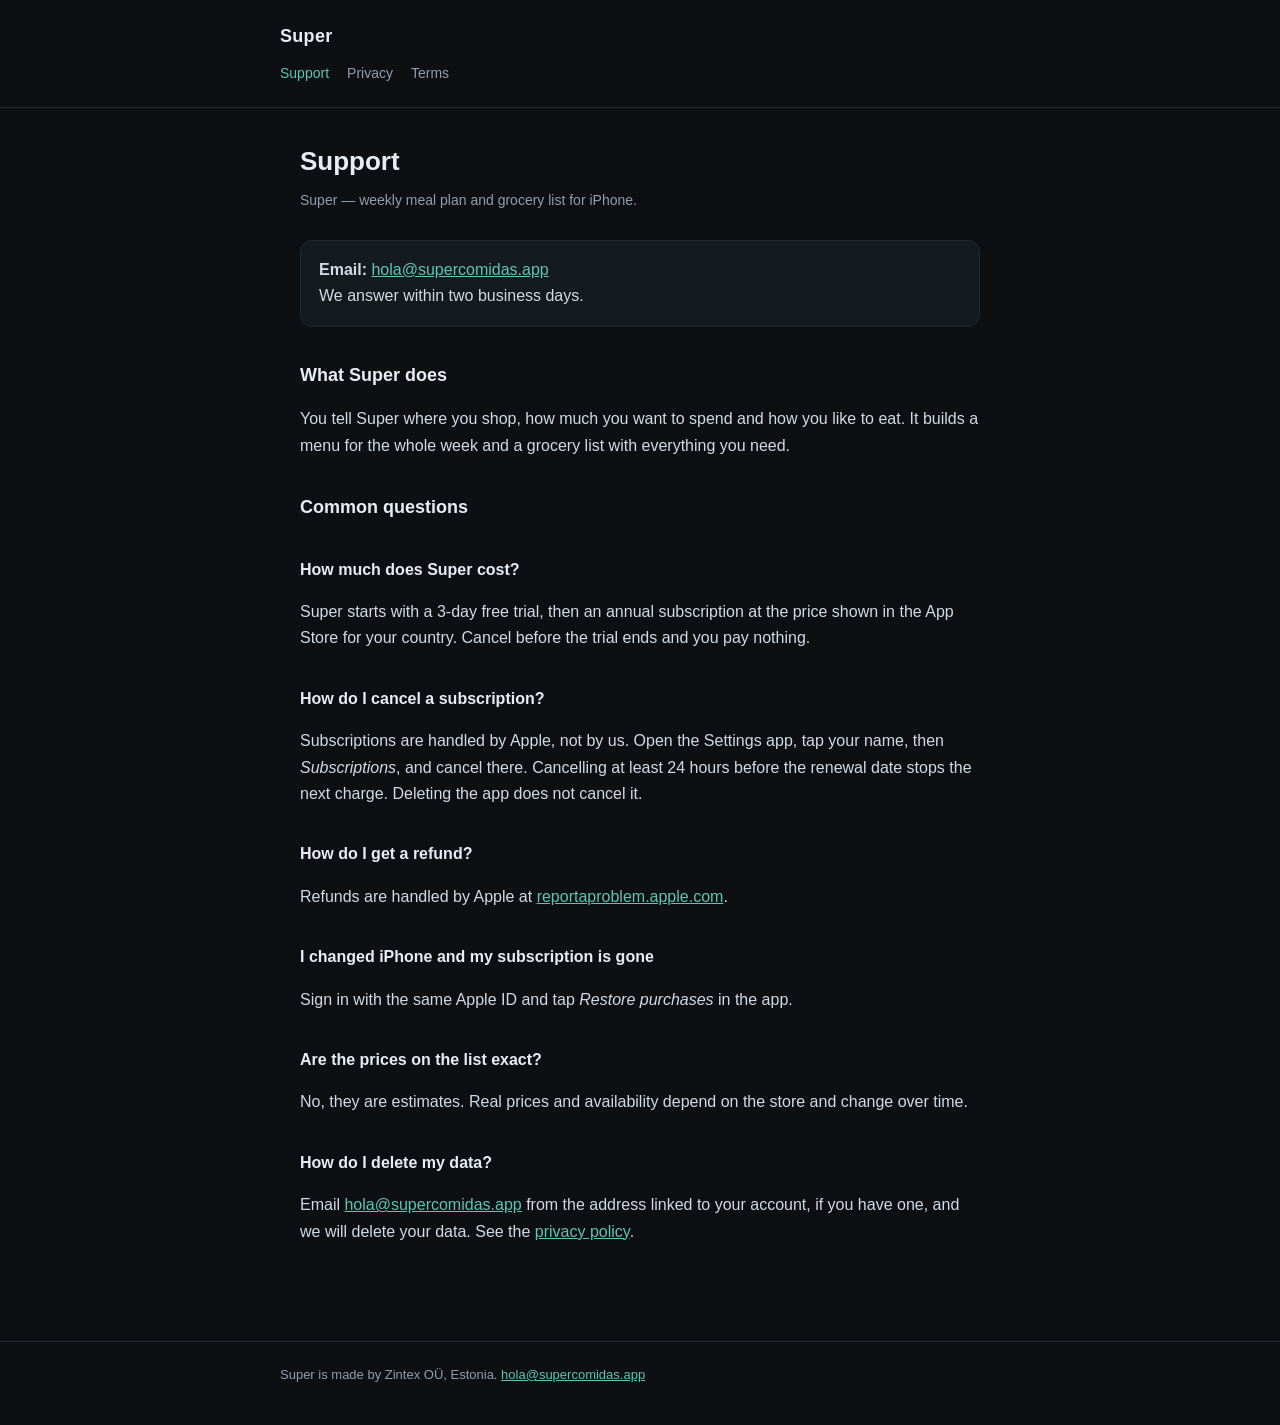
<file: index.html>
<!doctype html>
<html lang="en">
<head>
<meta charset="utf-8">
<meta name="viewport" content="width=device-width, initial-scale=1">
<title>Super — Support</title>
<link rel="stylesheet" href="style.css">
</head>
<body>
<header><div class="in">
  <a class="brand" href="./">Super</a>
  <nav>
    <a href="./" aria-current="page">Support</a>
    <a href="privacy.html">Privacy</a>
    <a href="terms.html">Terms</a>
  </nav>
</div></header>

<main>
  <h1>Support</h1>
  <p class="updated">Super — weekly meal plan and grocery list for iPhone.</p>

  <div class="card">
    <p><strong>Email:</strong> <a href="mailto:hola@supercomidas.app">hola@supercomidas.app</a><br>
    We answer within two business days.</p>
  </div>

  <h2>What Super does</h2>
  <p>You tell Super where you shop, how much you want to spend and how you like to eat.
  It builds a menu for the whole week and a grocery list with everything you need.</p>

  <h2>Common questions</h2>

  <h2 style="font-size:16px">How much does Super cost?</h2>
  <p>Super starts with a 3-day free trial, then an annual subscription at the price shown
  in the App Store for your country. Cancel before the trial ends and you pay nothing.</p>

  <h2 style="font-size:16px">How do I cancel a subscription?</h2>
  <p>Subscriptions are handled by Apple, not by us. Open the Settings app, tap your
  name, then <em>Subscriptions</em>, and cancel there. Cancelling at least 24 hours
  before the renewal date stops the next charge. Deleting the app does not cancel it.</p>

  <h2 style="font-size:16px">How do I get a refund?</h2>
  <p>Refunds are handled by Apple at <a href="https://reportaproblem.apple.com">reportaproblem.apple.com</a>.</p>

  <h2 style="font-size:16px">I changed iPhone and my subscription is gone</h2>
  <p>Sign in with the same Apple ID and tap <em>Restore purchases</em> in the app.</p>

  <h2 style="font-size:16px">Are the prices on the list exact?</h2>
  <p>No, they are estimates. Real prices and availability depend on the store and change over time.</p>

  <h2 style="font-size:16px">How do I delete my data?</h2>
  <p>Email <a href="mailto:hola@supercomidas.app">hola@supercomidas.app</a> from the address linked to
  your account, if you have one, and we will delete your data. See the
  <a href="privacy.html">privacy policy</a>.</p>
</main>

<footer><div class="in">
  Super is made by Zintex OÜ, Estonia. <a href="mailto:hola@supercomidas.app">hola@supercomidas.app</a>
</div></footer>
</body>
</html>
</file>
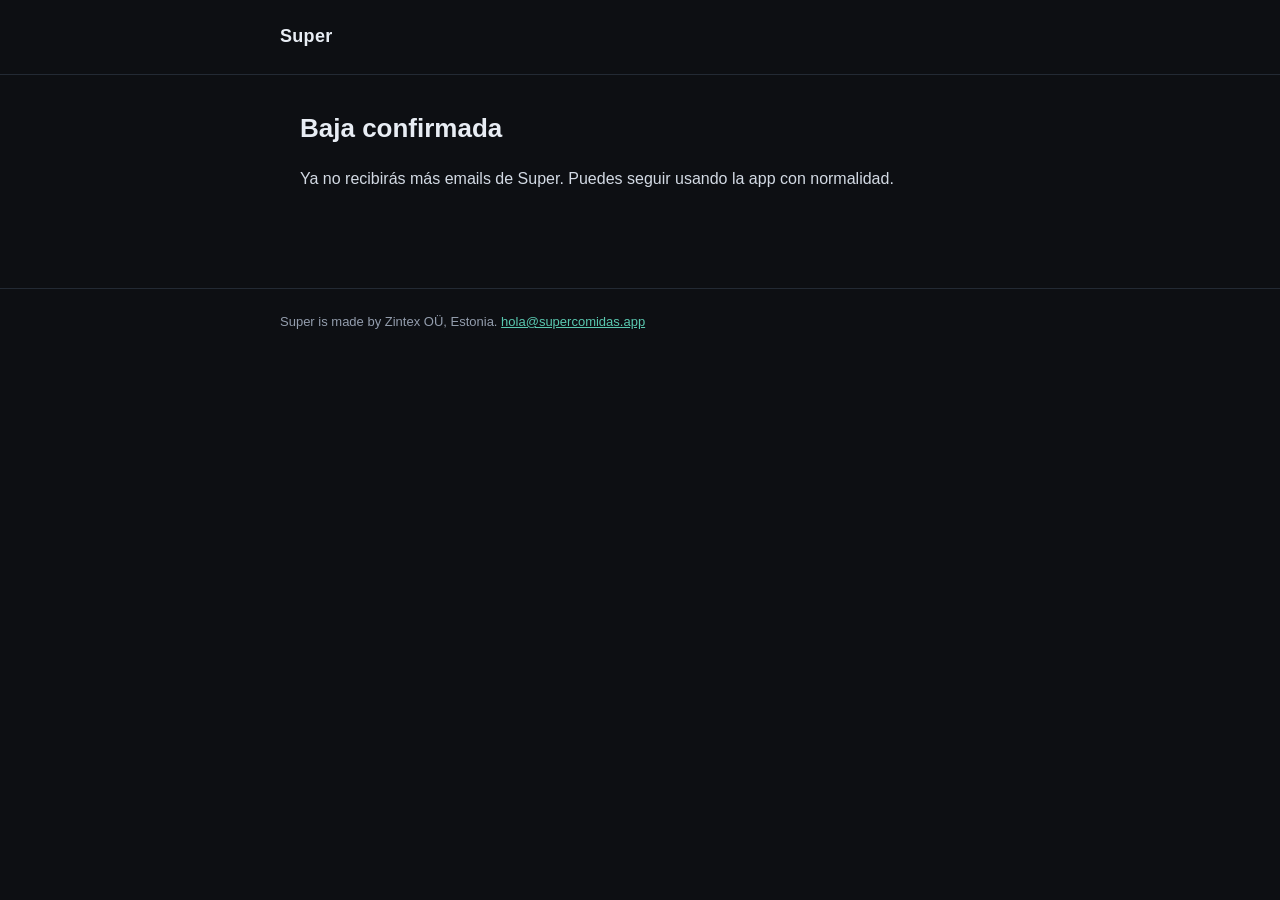
<file: baja-emails/index.html>
<!doctype html>
<html lang="es">
<head>
<meta charset="utf-8">
<meta name="viewport" content="width=device-width, initial-scale=1">
<title>Super — Emails</title>
<link rel="stylesheet" href="../style.css">
</head>
<body>
<header><div class="in">
  <a class="brand" href="../">Super</a>
</div></header>

<main>
  <div id="ok">
    <h1>Baja confirmada</h1>
    <p>Ya no recibirás más emails de Super. Puedes seguir usando la app con normalidad.</p>
  </div>
  <div id="error" hidden>
    <h1>No hemos podido darte de baja</h1>
    <p>El enlace no es válido o ha caducado. Escríbenos a <a href="mailto:hola@supercomidas.app">hola@supercomidas.app</a> y te damos de baja a mano.</p>
  </div>
</main>

<footer><div class="in">
  Super is made by Zintex OÜ, Estonia. <a href="mailto:hola@supercomidas.app">hola@supercomidas.app</a>
</div></footer>
<script>
  if (new URLSearchParams(location.search).has('error')) {
    document.getElementById('ok').hidden = true;
    document.getElementById('error').hidden = false;
  }
</script>
</body>
</html>
</file>
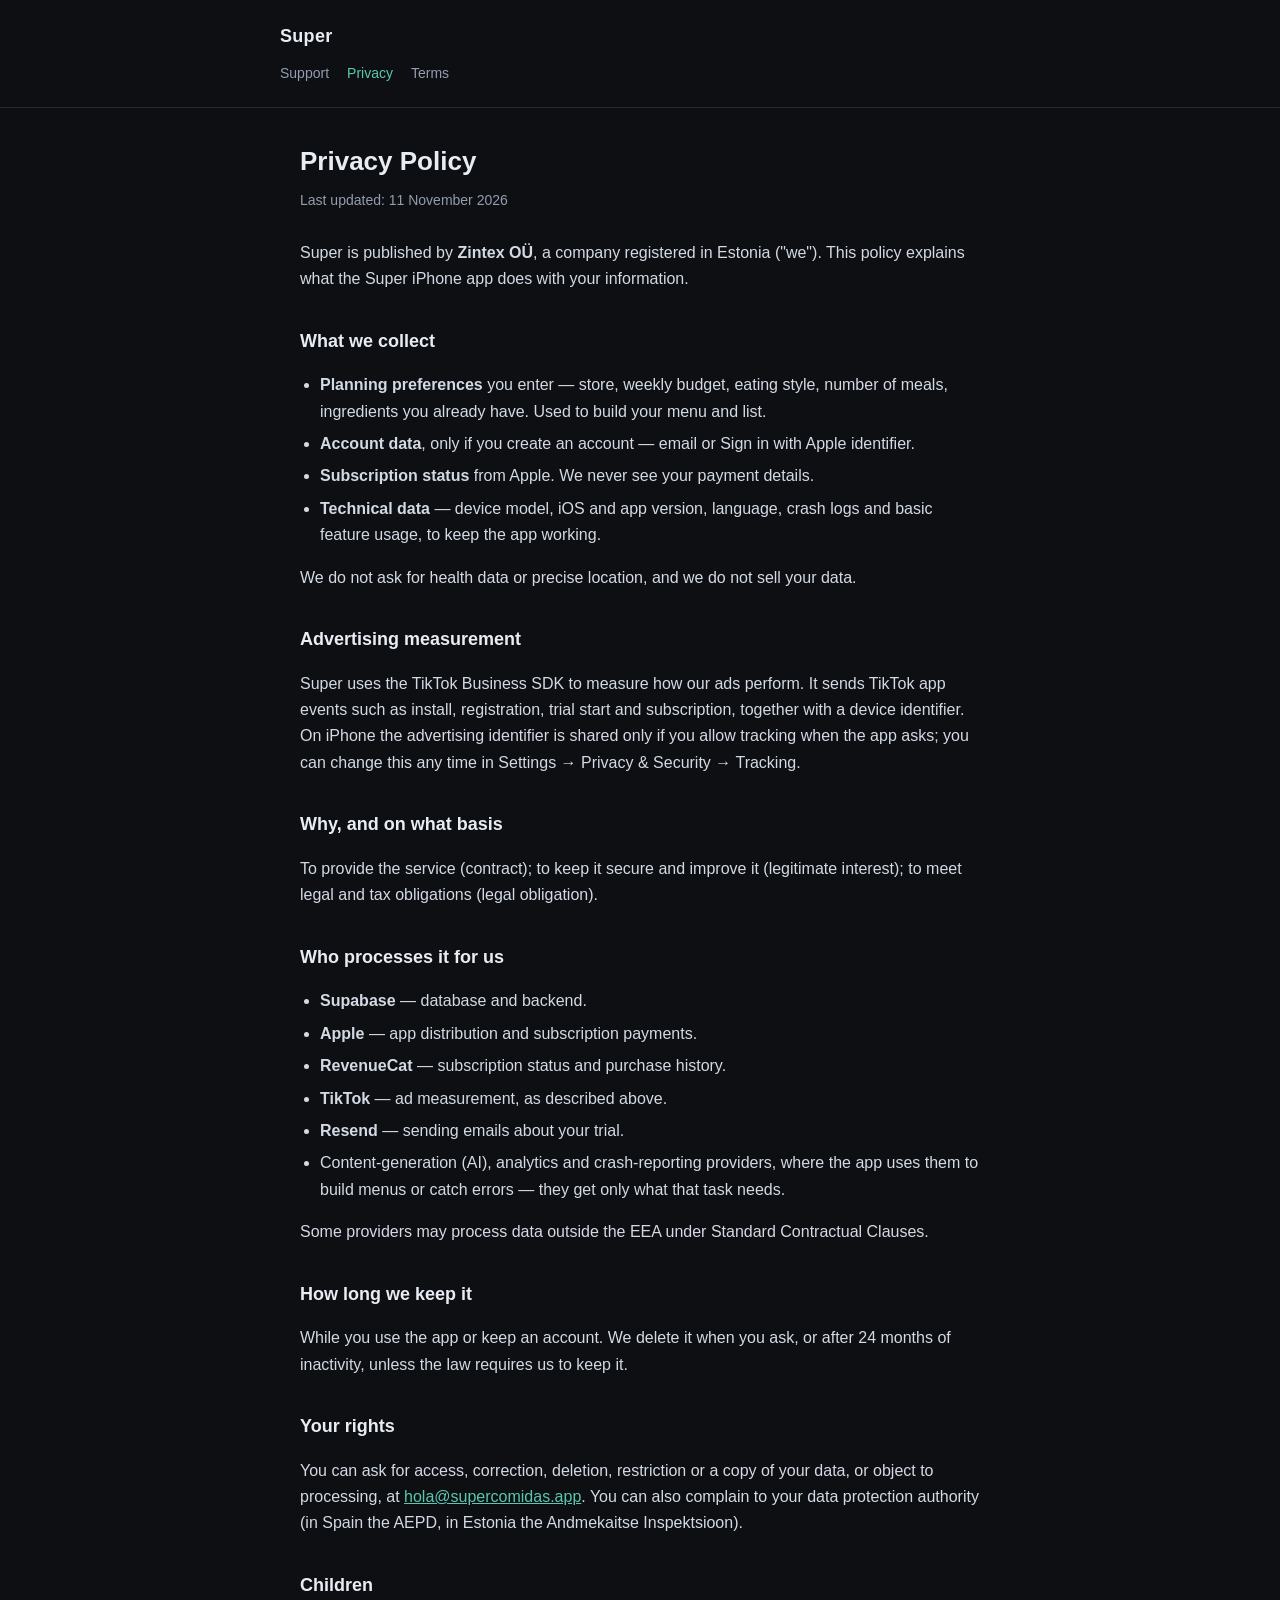
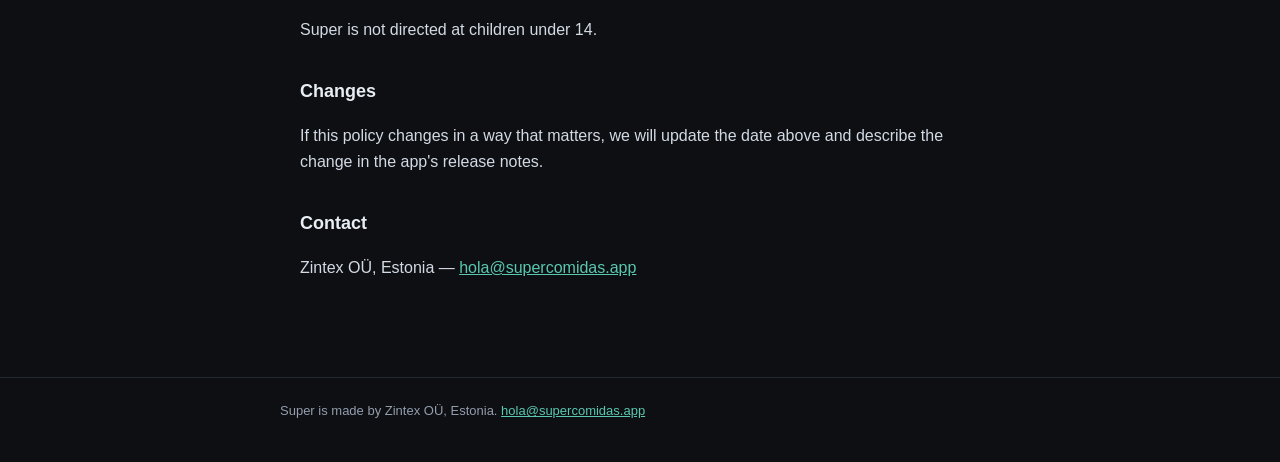
<file: privacy.html>
<!doctype html>
<html lang="en">
<head>
<meta charset="utf-8">
<meta name="viewport" content="width=device-width, initial-scale=1">
<title>Super — Privacy Policy</title>
<link rel="stylesheet" href="style.css">
</head>
<body>
<header><div class="in">
  <a class="brand" href="./">Super</a>
  <nav>
    <a href="./">Support</a>
    <a href="privacy.html" aria-current="page">Privacy</a>
    <a href="terms.html">Terms</a>
  </nav>
</div></header>

<main>
  <h1>Privacy Policy</h1>
  <p class="updated">Last updated: 11 November 2026</p>

  <p>Super is published by <strong>Zintex OÜ</strong>, a company registered in Estonia
  ("we"). This policy explains what the Super iPhone app does with your information.</p>

  <h2>What we collect</h2>
  <ul>
    <li><strong>Planning preferences</strong> you enter — store, weekly budget, eating style,
    number of meals, ingredients you already have. Used to build your menu and list.</li>
    <li><strong>Account data</strong>, only if you create an account — email or Sign in with Apple identifier.</li>
    <li><strong>Subscription status</strong> from Apple. We never see your payment details.</li>
    <li><strong>Technical data</strong> — device model, iOS and app version, language, crash logs
    and basic feature usage, to keep the app working.</li>
  </ul>
  <p>We do not ask for health data or precise location, and we do not sell your data.</p>

  <h2>Advertising measurement</h2>
  <p>Super uses the TikTok Business SDK to measure how our ads perform. It sends TikTok app
  events such as install, registration, trial start and subscription, together with a device
  identifier. On iPhone the advertising identifier is shared only if you allow tracking when
  the app asks; you can change this any time in Settings → Privacy &amp; Security → Tracking.</p>

  <h2>Why, and on what basis</h2>
  <p>To provide the service (contract); to keep it secure and improve it (legitimate interest);
  to meet legal and tax obligations (legal obligation).</p>

  <h2>Who processes it for us</h2>
  <ul>
    <li><strong>Supabase</strong> — database and backend.</li>
    <li><strong>Apple</strong> — app distribution and subscription payments.</li>
    <li><strong>RevenueCat</strong> — subscription status and purchase history.</li>
    <li><strong>TikTok</strong> — ad measurement, as described above.</li>
    <li><strong>Resend</strong> — sending emails about your trial.</li>
    <li>Content-generation (AI), analytics and crash-reporting providers, where the app uses
    them to build menus or catch errors — they get only what that task needs.</li>
  </ul>
  <p>Some providers may process data outside the EEA under Standard Contractual Clauses.</p>

  <h2>How long we keep it</h2>
  <p>While you use the app or keep an account. We delete it when you ask, or after
  24 months of inactivity, unless the law requires us to keep it.</p>

  <h2>Your rights</h2>
  <p>You can ask for access, correction, deletion, restriction or a copy of your data, or object
  to processing, at <a href="mailto:hola@supercomidas.app">hola@supercomidas.app</a>. You can also complain to your
  data protection authority (in Spain the AEPD, in Estonia the Andmekaitse Inspektsioon).</p>

  <h2>Children</h2>
  <p>Super is not directed at children under 14.</p>

  <h2>Changes</h2>
  <p>If this policy changes in a way that matters, we will update the date above and
  describe the change in the app's release notes.</p>

  <h2>Contact</h2>
  <p>Zintex OÜ, Estonia — <a href="mailto:hola@supercomidas.app">hola@supercomidas.app</a></p>
</main>

<footer><div class="in">
  Super is made by Zintex OÜ, Estonia. <a href="mailto:hola@supercomidas.app">hola@supercomidas.app</a>
</div></footer>
</body>
</html>
</file>
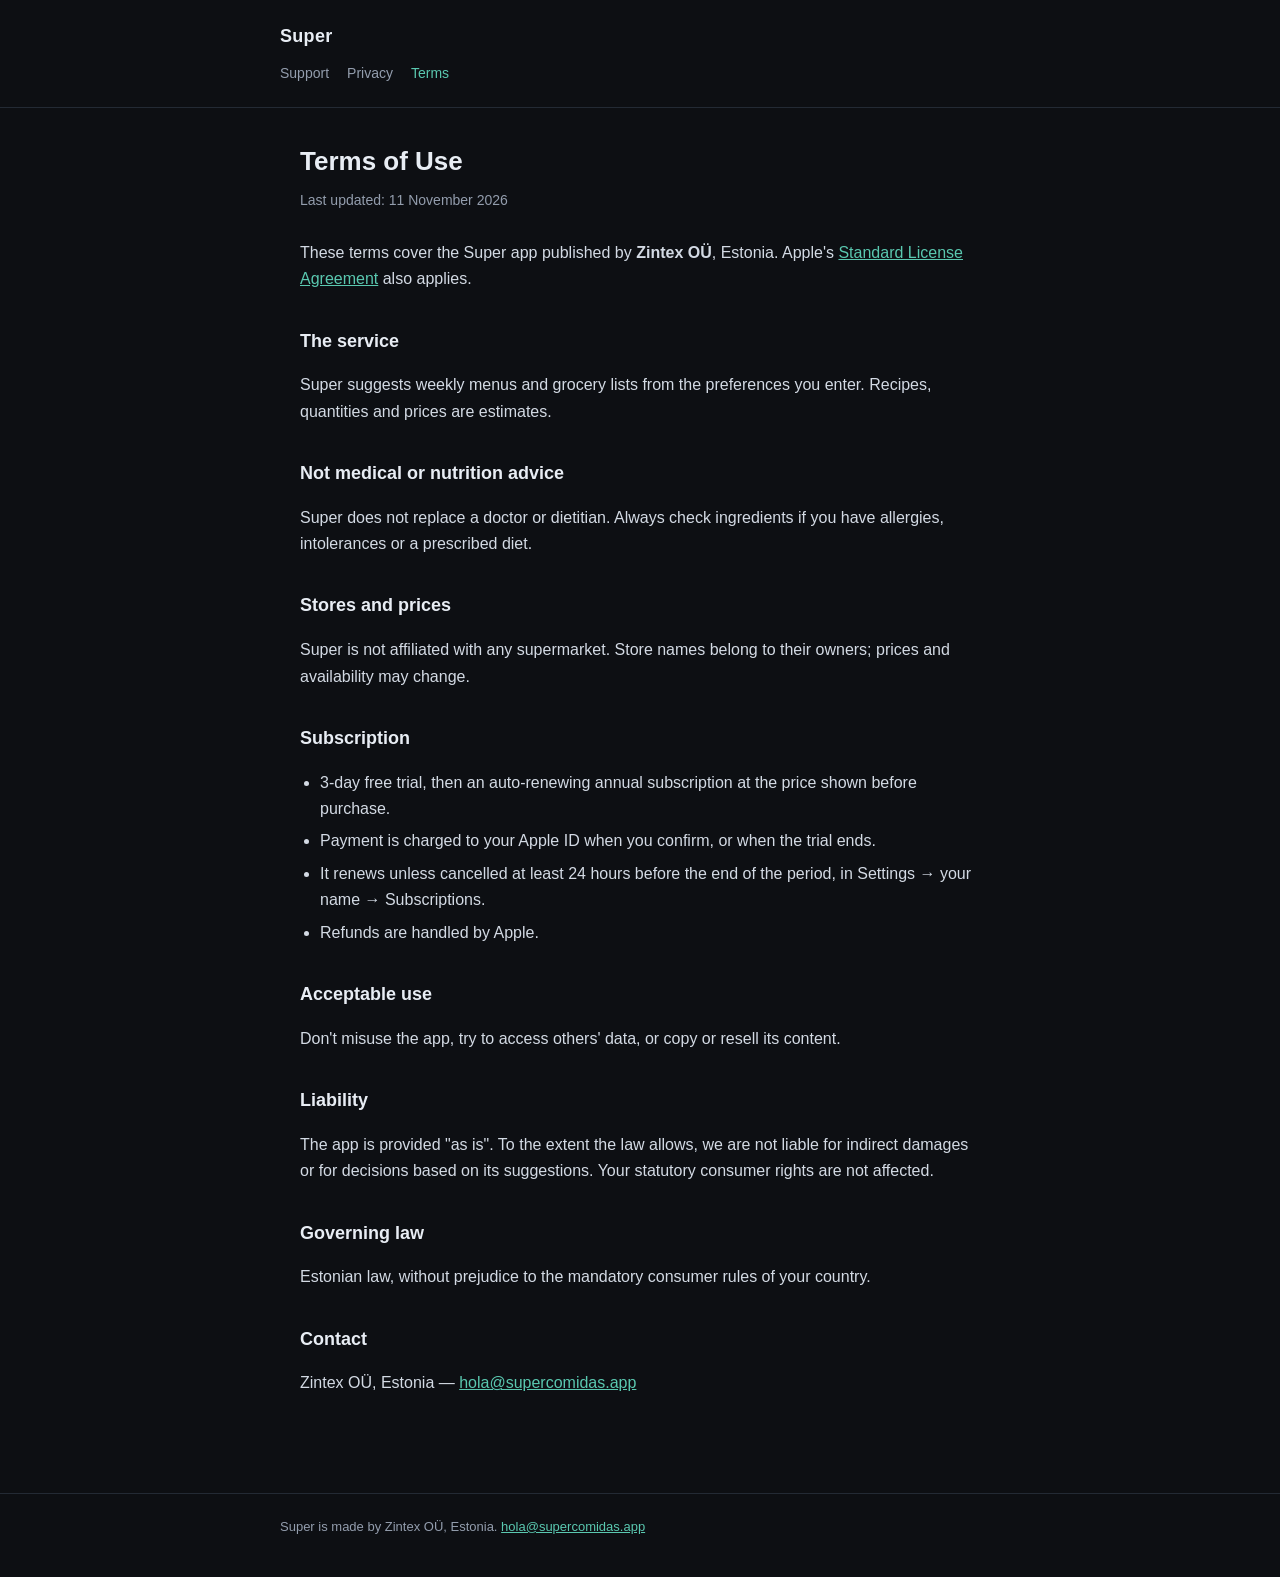
<file: terms.html>
<!doctype html>
<html lang="en">
<head>
<meta charset="utf-8">
<meta name="viewport" content="width=device-width, initial-scale=1">
<title>Super — Terms of Use</title>
<link rel="stylesheet" href="style.css">
</head>
<body>
<header><div class="in">
  <a class="brand" href="./">Super</a>
  <nav>
    <a href="./">Support</a>
    <a href="privacy.html">Privacy</a>
    <a href="terms.html" aria-current="page">Terms</a>
  </nav>
</div></header>

<main>
  <h1>Terms of Use</h1>
  <p class="updated">Last updated: 11 November 2026</p>

  <p>These terms cover the Super app published by <strong>Zintex OÜ</strong>, Estonia.
  Apple's <a href="https://www.apple.com/legal/internet-services/itunes/dev/stdeula/">Standard License Agreement</a> also applies.</p>

  <h2>The service</h2>
  <p>Super suggests weekly menus and grocery lists from the preferences you enter.
  Recipes, quantities and prices are estimates.</p>

  <h2>Not medical or nutrition advice</h2>
  <p>Super does not replace a doctor or dietitian. Always check ingredients if you have
  allergies, intolerances or a prescribed diet.</p>

  <h2>Stores and prices</h2>
  <p>Super is not affiliated with any supermarket. Store names belong to their owners;
  prices and availability may change.</p>

  <h2>Subscription</h2>
  <ul>
    <li>3-day free trial, then an auto-renewing annual subscription at the price shown before purchase.</li>
    <li>Payment is charged to your Apple ID when you confirm, or when the trial ends.</li>
    <li>It renews unless cancelled at least 24 hours before the end of the period, in Settings → your name → Subscriptions.</li>
    <li>Refunds are handled by Apple.</li>
  </ul>

  <h2>Acceptable use</h2>
  <p>Don't misuse the app, try to access others' data, or copy or resell its content.</p>

  <h2>Liability</h2>
  <p>The app is provided "as is". To the extent the law allows, we are not liable for indirect
  damages or for decisions based on its suggestions. Your statutory consumer rights are not affected.</p>

  <h2>Governing law</h2>
  <p>Estonian law, without prejudice to the mandatory consumer rules of your country.</p>

  <h2>Contact</h2>
  <p>Zintex OÜ, Estonia — <a href="mailto:hola@supercomidas.app">hola@supercomidas.app</a></p>
</main>

<footer><div class="in">
  Super is made by Zintex OÜ, Estonia. <a href="mailto:hola@supercomidas.app">hola@supercomidas.app</a>
</div></footer>
</body>
</html>
</file>
<file: style.css>
:root {
  --bg: #0d0f13;
  --panel: #151a21;
  --line: #232a34;
  --text: #e8edf4;
  --dim: #939dad;
  --accent: #5ac8b0;
}
* { box-sizing: border-box; }
body {
  margin: 0;
  background: var(--bg);
  color: var(--text);
  font: 16px/1.65 -apple-system, BlinkMacSystemFont, "Segoe UI", Roboto, Helvetica, Arial, sans-serif;
}
header {
  border-bottom: 1px solid var(--line);
  padding: 22px 20px;
}
header .in, main { max-width: 720px; margin: 0 auto; }
main { padding: 32px 20px 80px; }
.brand { font-size: 18px; font-weight: 700; letter-spacing: .3px; color: var(--text); text-decoration: none; }
nav { margin-top: 10px; display: flex; gap: 18px; flex-wrap: wrap; }
nav a { color: var(--dim); text-decoration: none; font-size: 14px; }
nav a:hover, nav a[aria-current] { color: var(--accent); }
h1 { font-size: 26px; margin: 0 0 6px; }
h2 { font-size: 18px; margin: 34px 0 10px; }
.updated { color: var(--dim); font-size: 14px; margin: 0 0 28px; }
p, li { color: #d3dae4; }
ul { padding-left: 20px; }
li { margin: 6px 0; }
a { color: var(--accent); }
.card {
  background: var(--panel);
  border: 1px solid var(--line);
  border-radius: 12px;
  padding: 16px 18px;
  margin: 22px 0;
}
.card p:first-child { margin-top: 0; }
.card p:last-child { margin-bottom: 0; }
footer {
  border-top: 1px solid var(--line);
  color: var(--dim);
  font-size: 13px;
  padding: 22px 20px 40px;
}
footer .in { max-width: 720px; margin: 0 auto; }
</file>
